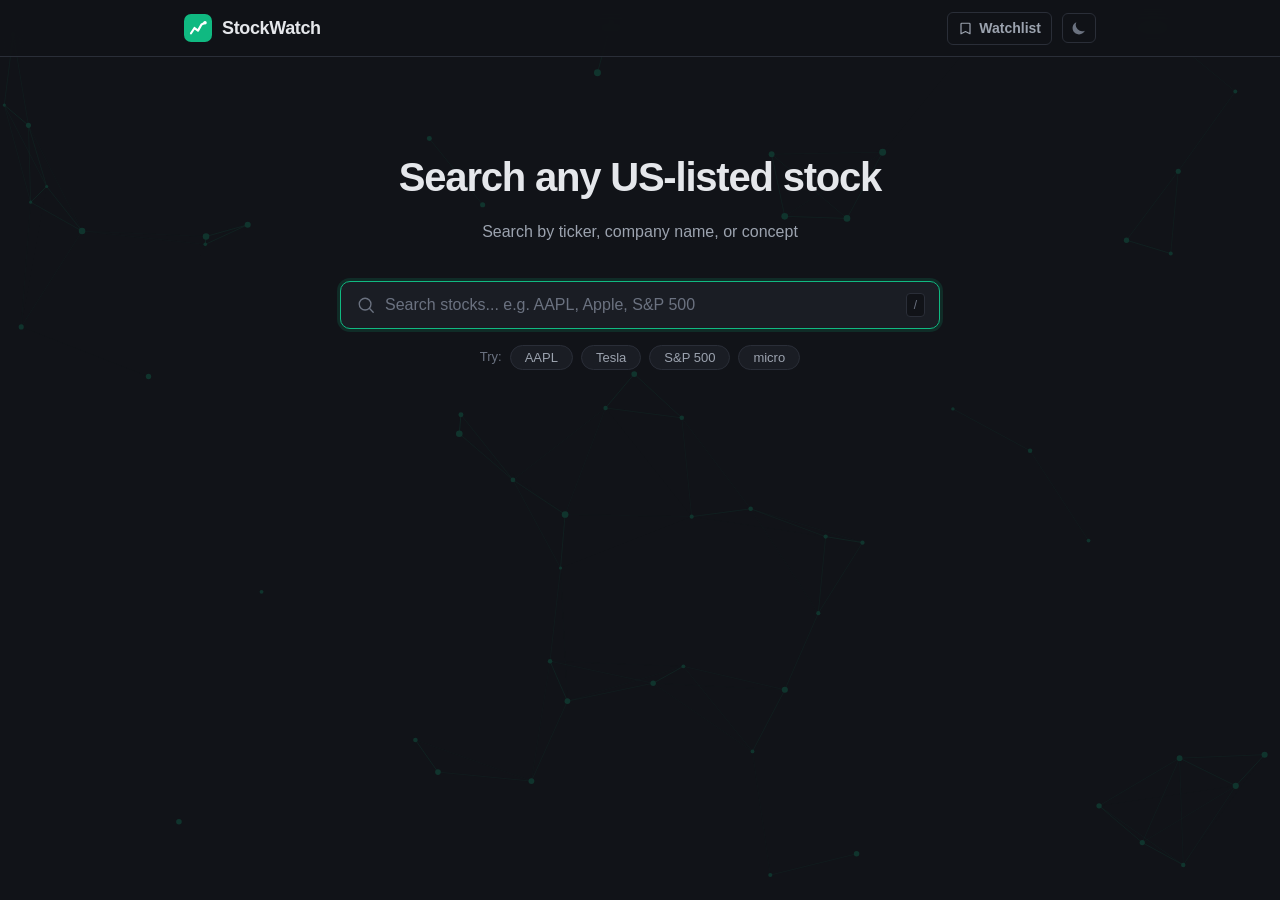
<file: frontend/index.html>
<!DOCTYPE html>
<html lang="en">
<head>
    <meta charset="UTF-8">
    <meta name="viewport" content="width=device-width, initial-scale=1.0">
    <title>StockWatch - AI-Powered Stock Search</title>
    <link rel="stylesheet" href="styles.css">
</head>
<body>
    <canvas class="bg-canvas" id="bgCanvas" aria-hidden="true"></canvas>
    <div class="app">
        <!-- Header -->
        <header class="header">
            <div class="header-inner">
                <div class="logo">
                    <svg class="logo-icon" viewBox="0 0 32 32" fill="none" xmlns="http://www.w3.org/2000/svg">
                        <rect width="32" height="32" rx="8" fill="#10B981"/>
                        <path d="M8 22L12 16L16 19L20 12L24 10" stroke="white" stroke-width="2.5" stroke-linecap="round" stroke-linejoin="round"/>
                        <circle cx="24" cy="10" r="2" fill="white"/>
                    </svg>
                    <span class="logo-text">StockWatch</span>
                </div>
                <div style="display:flex;align-items:center;gap:10px">
                    <a href="watchlist.html" class="watchlist-nav-link">
                        <svg viewBox="0 0 20 20" fill="none" width="15" height="15" style="flex-shrink:0">
                            <path d="M5 3h10a1 1 0 011 1v13l-6-3-6 3V4a1 1 0 011-1z" stroke="currentColor" stroke-width="1.6" stroke-linejoin="round"/>
                        </svg>
                        Watchlist
                    </a>
                    <button class="theme-toggle" id="themeToggle" aria-label="Toggle theme"></button>
                </div>
            </div>
        </header>

        <!-- Hero Section -->
        <main class="main">
            <div class="hero">
                <h1 class="hero-title">Search any US-listed stock</h1>
                <p class="hero-subtitle">
                    Search by ticker, company name, or concept
                </p>

                <!-- Search Container -->
                <div class="search-container" id="searchContainer">
                    <div class="search-box" id="searchBox">
                        <svg class="search-icon" viewBox="0 0 20 20" fill="none">
                            <circle cx="9" cy="9" r="6.5" stroke="currentColor" stroke-width="1.5"/>
                            <path d="M14 14L18 18" stroke="currentColor" stroke-width="1.5" stroke-linecap="round"/>
                        </svg>
                        <input
                            type="text"
                            id="searchInput"
                            class="search-input"
                            placeholder="Search stocks... e.g. AAPL, Apple, S&P 500"
                            autocomplete="off"
                            spellcheck="false"
                            aria-label="Search stocks"
                            aria-expanded="false"
                            aria-controls="searchResults"
                            aria-autocomplete="list"
                            role="combobox"
                        >
                        <div class="search-spinner" id="searchSpinner" aria-hidden="true">
                            <svg viewBox="0 0 20 20" fill="none">
                                <circle cx="10" cy="10" r="8" stroke="currentColor" stroke-width="2" stroke-dasharray="40 20" stroke-linecap="round"/>
                            </svg>
                        </div>
                        <kbd class="search-shortcut" id="searchShortcut">/</kbd>
                    </div>

                    <!-- Results Dropdown -->
                    <div class="results-dropdown" id="searchResults" role="listbox" aria-label="Search results">
                        <!-- Results populated by JS -->
                    </div>
                </div>

                <!-- Search Hints -->
                <div class="search-hints">
                    <span class="hint">Try:</span>
                    <button class="hint-tag" data-query="AAPL">AAPL</button>
                    <button class="hint-tag" data-query="Tesla">Tesla</button>
                    <button class="hint-tag" data-query="S&P 500">S&P 500</button>
                    <button class="hint-tag" data-query="micro">micro</button>
                </div>
            </div>

        </main>

    </div>

    <script src="bg.js"></script>
    <script src="theme.js"></script>
    <script src="app.js"></script>
</body>
</html>
</file>
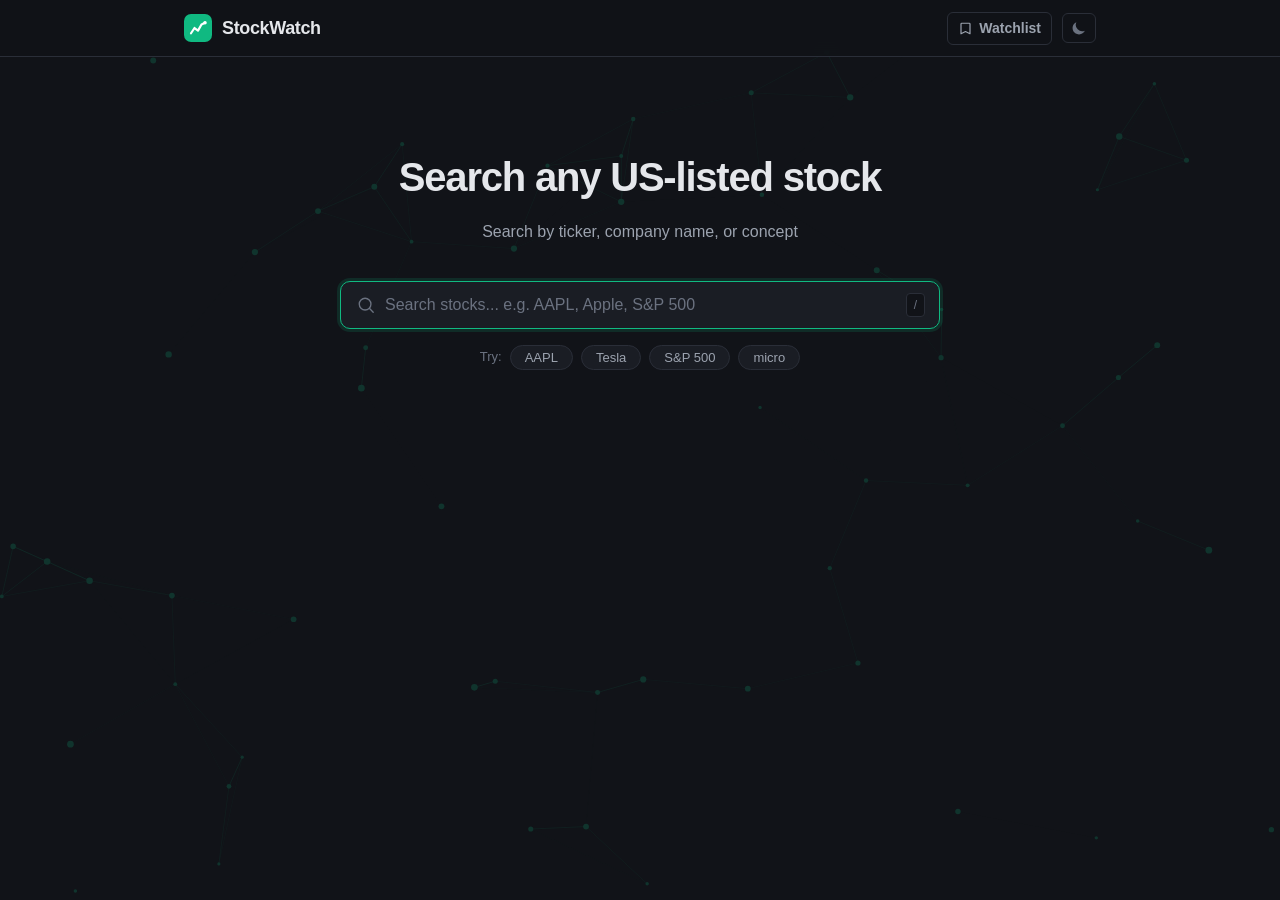
<file: frontend/newsflow.html>
<!DOCTYPE html>
<html lang="en">
<head>
    <meta charset="UTF-8">
    <meta name="viewport" content="width=device-width, initial-scale=1.0">
    <title>News — StockWatch</title>
    <link rel="stylesheet" href="styles.css">
    <link rel="stylesheet" href="newsflow.css">
</head>
<body>
    <canvas class="bg-canvas" id="bgCanvas" aria-hidden="true"></canvas>

    <div class="app">
        <header class="header">
            <div class="header-inner newsflow-header-inner">
                <div class="newsflow-header-left">
                    <a href="javascript:history.back()" class="back-btn" aria-label="Back">
                        <svg viewBox="0 0 20 20" fill="none" width="18" height="18">
                            <path d="M12 5L7 10L12 15" stroke="currentColor" stroke-width="1.8" stroke-linecap="round" stroke-linejoin="round"/>
                        </svg>
                        Back
                    </a>
                    <div class="newsflow-title">
                        <span class="newsflow-ticker" id="headerTicker">—</span>
                        <span class="newsflow-label">News Flow</span>
                    </div>
                </div>
                <button class="theme-toggle" id="themeToggle" aria-label="Toggle theme"></button>
            </div>
        </header>

        <main class="newsflow-main">
            <div class="newsflow-count" id="newsCount"></div>
            <div class="newsflow-list" id="newsList">
                <div class="feed-loader"><div class="spinner-ring"></div></div>
            </div>
        </main>
    </div>

    <script src="bg.js"></script>
    <script src="theme.js"></script>
    <script src="newsflow.js"></script>
</body>
</html>
</file>
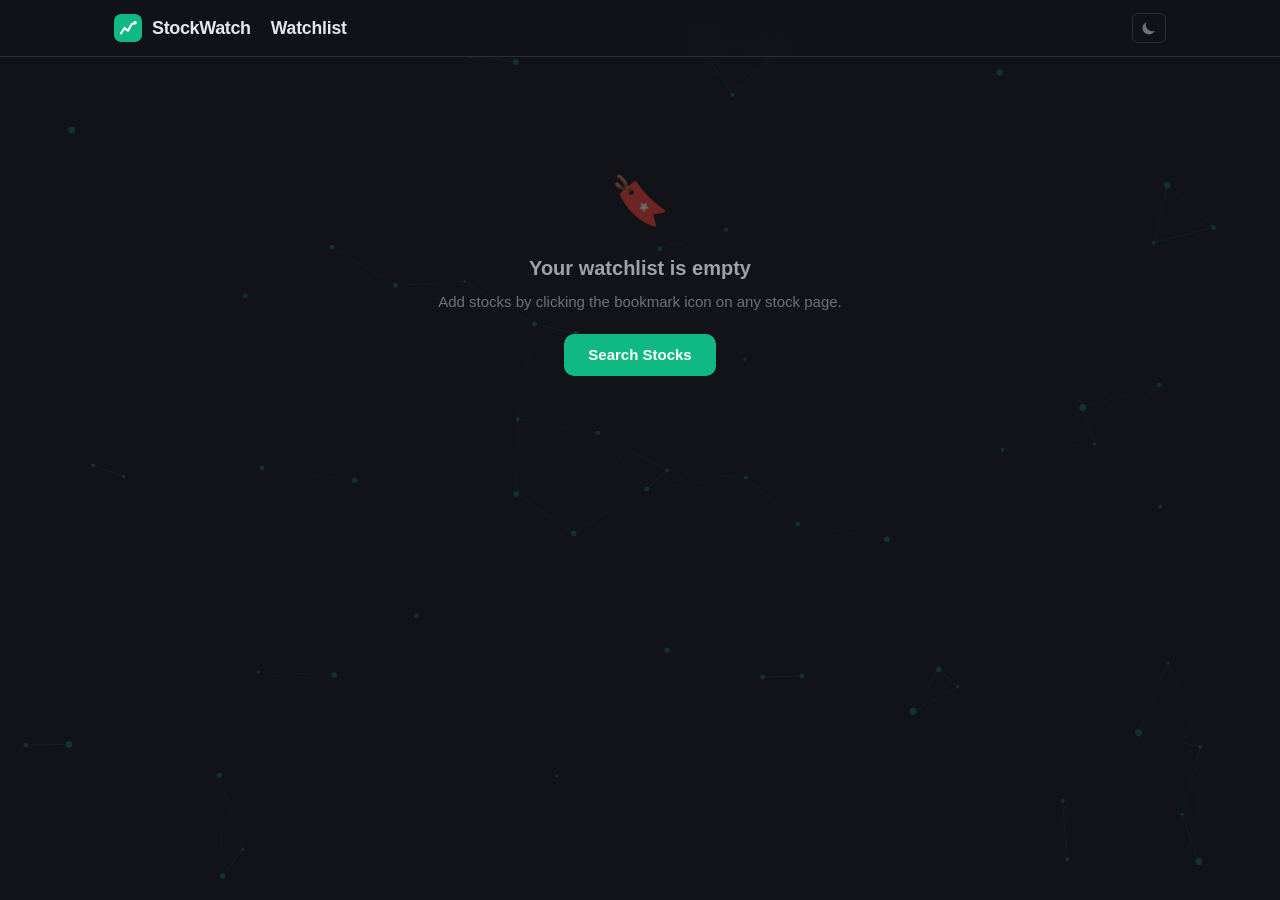
<file: frontend/watchlist.html>
<!DOCTYPE html>
<html lang="en">
<head>
    <meta charset="UTF-8">
    <meta name="viewport" content="width=device-width, initial-scale=1.0">
    <title>Watchlist — StockWatch</title>
    <link rel="stylesheet" href="styles.css">
    <link rel="stylesheet" href="watchlist.css">
</head>
<body>
    <canvas class="bg-canvas" id="bgCanvas" aria-hidden="true"></canvas>
    <div class="app">

        <!-- Header -->
        <header class="header">
            <div class="header-inner watchlist-header-inner">
                <div class="watchlist-header-left">
                    <div class="logo">
                        <a href="index.html" style="display:flex;align-items:center;gap:10px;text-decoration:none;">
                            <svg class="logo-icon" viewBox="0 0 32 32" fill="none" xmlns="http://www.w3.org/2000/svg">
                                <rect width="32" height="32" rx="8" fill="#10B981"/>
                                <path d="M8 22L12 16L16 19L20 12L24 10" stroke="white" stroke-width="2.5" stroke-linecap="round" stroke-linejoin="round"/>
                                <circle cx="24" cy="10" r="2" fill="white"/>
                            </svg>
                            <span class="logo-text">StockWatch</span>
                        </a>
                    </div>
                    <span class="watchlist-title">Watchlist</span>
                </div>
                <button class="theme-toggle" id="themeToggle" aria-label="Toggle theme"></button>
            </div>
        </header>

        <!-- Main -->
        <main class="watchlist-main" id="watchlistMain">
            <!-- Populated by watchlist.js -->
        </main>

    </div>

    <script src="bg.js"></script>
    <script src="theme.js"></script>
    <script src="watchlist.js"></script>
</body>
</html>
</file>
<file: frontend/styles.css>
/* ============================================
   StockWatch - Phase 1 Search Bar Frontend
   Optimized for performance and accessibility
   ============================================ */

/* --- Reset & Base --- */
*, *::before, *::after {
    margin: 0;
    padding: 0;
    box-sizing: border-box;
}

/* ── Light mode overrides ──────────────────── */
body.light {
    --color-bg: #F0F2F5;
    --color-surface: #FFFFFF;
    --color-surface-hover: #F9FAFB;
    --color-border: #E5E7EB;
    --color-border-focus: #059669;
    --color-primary: #059669;
    --color-primary-light: #10B981;
    --color-text: #111827;
    --color-text-secondary: #374151;
    --color-text-muted: #9CA3AF;
    --shadow-dropdown: 0 8px 24px rgba(0,0,0,0.10), 0 2px 8px rgba(0,0,0,0.05);
}

body.light .header {
    background: rgba(240, 242, 245, 0.92);
}

body.light .bg-canvas {
    opacity: 0.04;
    filter: invert(1);
}

/* Theme toggle button (shared across pages) */
.theme-toggle {
    background: none;
    border: 1px solid var(--color-border);
    border-radius: var(--radius-sm);
    color: var(--color-text-muted);
    cursor: pointer;
    padding: 6px 8px;
    display: flex;
    align-items: center;
    justify-content: center;
    transition: all var(--transition-fast);
    flex-shrink: 0;
}
.theme-toggle:hover {
    color: var(--color-text);
    border-color: var(--color-text-secondary);
}

:root {
    --color-bg: #111318;
    --color-surface: #1A1D24;
    --color-surface-hover: #22262E;
    --color-border: #2A2E38;
    --color-border-focus: #10B981;
    --color-primary: #10B981;
    --color-primary-light: #34D399;
    --color-text: #E5E7EB;
    --color-text-secondary: #9CA3AF;
    --color-text-muted: #6B7280;
    --color-accent-nasdaq: #10B981;
    --color-accent-nyse: #60A5FA;
    --color-accent-amex: #FBBF24;
    --radius-sm: 6px;
    --radius-md: 10px;
    --radius-lg: 16px;
    --shadow-dropdown: 0 8px 24px rgba(0,0,0,0.5), 0 2px 8px rgba(0,0,0,0.3);
    --transition-fast: 120ms ease;
    --transition-normal: 200ms ease;
}

html {
    font-size: 16px;
    -webkit-font-smoothing: antialiased;
    -moz-osx-font-smoothing: grayscale;
}

body {
    font-family: -apple-system, BlinkMacSystemFont, 'Segoe UI', Roboto, sans-serif;
    background: var(--color-bg);
    color: var(--color-text);
    line-height: 1.5;
    min-height: 100vh;
    position: relative;
}

/* --- Background Canvas --- */
.bg-canvas {
    position: fixed;
    inset: 0;
    width: 100%;
    height: 100%;
    opacity: 0.20;
    pointer-events: none;
    z-index: 0;
}

/* --- Layout --- */
.app {
    display: flex;
    flex-direction: column;
    min-height: 100vh;
    position: relative;
    z-index: 1;
}

/* --- Header --- */
.header {
    position: sticky;
    top: 0;
    z-index: 100;
    background: rgba(17, 19, 24, 0.9);
    backdrop-filter: blur(12px);
    -webkit-backdrop-filter: blur(12px);
    border-bottom: 1px solid var(--color-border);
}

.header-inner {
    max-width: 960px;
    margin: 0 auto;
    padding: 0 24px;
    height: 56px;
    display: flex;
    align-items: center;
    justify-content: space-between;
}

.logo {
    display: flex;
    align-items: center;
    gap: 10px;
}

.logo-icon {
    width: 28px;
    height: 28px;
}

.logo-text {
    font-size: 1.125rem;
    font-weight: 700;
    letter-spacing: -0.02em;
    color: var(--color-text);
}

/* --- Main / Hero --- */
.main {
    flex: 1;
    max-width: 960px;
    margin: 0 auto;
    padding: 0 24px;
    width: 100%;
}

.hero {
    padding-top: clamp(48px, 10vh, 96px);
    text-align: center;
}

.hero-title {
    font-size: clamp(1.75rem, 4vw, 2.5rem);
    font-weight: 700;
    letter-spacing: -0.03em;
    color: var(--color-text);
    margin-bottom: 12px;
}

.hero-subtitle {
    font-size: 1rem;
    color: var(--color-text-secondary);
    max-width: 480px;
    margin: 0 auto 36px;
    line-height: 1.6;
}

/* --- Search Box --- */
.search-container {
    position: relative;
    max-width: 600px;
    margin: 0 auto;
}

.search-box {
    position: relative;
    display: flex;
    align-items: center;
    background: var(--color-surface);
    border: 1.5px solid var(--color-border);
    border-radius: var(--radius-md);
    transition: border-color var(--transition-normal), box-shadow var(--transition-normal);
}

.search-box:focus-within {
    border-color: var(--color-border-focus);
    box-shadow: 0 0 0 3px rgba(16, 185, 129, 0.15);
}

.search-icon {
    position: absolute;
    left: 16px;
    width: 18px;
    height: 18px;
    color: var(--color-text-muted);
    pointer-events: none;
    flex-shrink: 0;
}

.search-input {
    width: 100%;
    padding: 14px 48px 14px 44px;
    background: transparent;
    border: none;
    outline: none;
    font-size: 1rem;
    font-family: inherit;
    color: var(--color-text);
}

.search-input::placeholder {
    color: var(--color-text-muted);
}

.search-shortcut {
    position: absolute;
    right: 14px;
    font-family: inherit;
    font-size: 0.75rem;
    font-weight: 500;
    color: var(--color-text-muted);
    background: var(--color-bg);
    border: 1px solid var(--color-border);
    border-radius: 4px;
    padding: 2px 7px;
    pointer-events: none;
    transition: opacity var(--transition-fast);
}

.search-shortcut.hidden {
    opacity: 0;
}

/* --- Spinner --- */
.search-spinner {
    position: absolute;
    right: 14px;
    width: 18px;
    height: 18px;
    color: var(--color-primary);
    opacity: 0;
    pointer-events: none;
    transition: opacity var(--transition-fast);
}

.search-spinner svg {
    width: 100%;
    height: 100%;
    animation: spin 0.8s linear infinite;
}

.search-spinner.visible {
    opacity: 1;
}

@keyframes spin {
    to { transform: rotate(360deg); }
}

/* --- Results Dropdown --- */
.results-dropdown {
    position: absolute;
    top: calc(100% + 6px);
    left: 0;
    right: 0;
    background: var(--color-surface);
    border: 1px solid var(--color-border);
    border-radius: var(--radius-md);
    box-shadow: var(--shadow-dropdown);
    max-height: 380px;
    overflow-y: auto;
    overscroll-behavior: contain;
    z-index: 50;
    opacity: 0;
    visibility: hidden;
    transform: translateY(-4px);
    transition: opacity var(--transition-normal), transform var(--transition-normal), visibility var(--transition-normal);
}

.results-dropdown.open {
    opacity: 1;
    visibility: visible;
    transform: translateY(0);
}

/* Scrollbar */
.results-dropdown::-webkit-scrollbar {
    width: 6px;
}
.results-dropdown::-webkit-scrollbar-track {
    background: transparent;
}
.results-dropdown::-webkit-scrollbar-thumb {
    background: var(--color-border);
    border-radius: 3px;
}

/* Result Item */
.result-item {
    display: flex;
    align-items: center;
    gap: 12px;
    padding: 10px 16px;
    cursor: pointer;
    transition: background var(--transition-fast);
    border-bottom: 1px solid var(--color-border);
}

.result-item:last-child {
    border-bottom: none;
}

.result-item:hover,
.result-item.active {
    background: var(--color-surface-hover);
}

.result-ticker {
    font-size: 0.9375rem;
    font-weight: 700;
    color: var(--color-text);
    min-width: 60px;
    letter-spacing: 0.02em;
}

.result-name {
    flex: 1;
    font-size: 0.875rem;
    color: var(--color-text-secondary);
    white-space: nowrap;
    overflow: hidden;
    text-overflow: ellipsis;
}

.result-exchange {
    font-size: 0.6875rem;
    font-weight: 600;
    text-transform: uppercase;
    letter-spacing: 0.06em;
    padding: 2px 8px;
    border-radius: 4px;
    flex-shrink: 0;
}

.result-exchange.nasdaq {
    color: var(--color-accent-nasdaq);
    background: rgba(16, 185, 129, 0.1);
}

.result-exchange.nyse {
    color: var(--color-accent-nyse);
    background: rgba(96, 165, 250, 0.1);
}

.result-exchange.amex {
    color: var(--color-accent-amex);
    background: rgba(251, 191, 36, 0.1);
}

/* Similarity Score Bar */
.result-score {
    width: 40px;
    height: 4px;
    background: var(--color-border);
    border-radius: 2px;
    overflow: hidden;
    flex-shrink: 0;
}

.result-score-fill {
    height: 100%;
    border-radius: 2px;
    background: var(--color-primary);
    transition: width var(--transition-normal);
}

/* No Results */
.no-results {
    padding: 24px 16px;
    text-align: center;
    color: var(--color-text-muted);
    font-size: 0.875rem;
}

/* Result count */
.results-meta {
    padding: 8px 16px;
    font-size: 0.75rem;
    color: var(--color-text-muted);
    border-bottom: 1px solid var(--color-border);
    display: flex;
    justify-content: space-between;
}

/* --- Search Hints --- */
.search-hints {
    margin-top: 16px;
    display: flex;
    align-items: center;
    justify-content: center;
    gap: 8px;
    flex-wrap: wrap;
}

.hint {
    font-size: 0.8125rem;
    color: var(--color-text-muted);
}

.hint-tag {
    font-size: 0.8125rem;
    font-family: inherit;
    color: var(--color-text-secondary);
    background: var(--color-surface);
    border: 1px solid var(--color-border);
    border-radius: 20px;
    padding: 4px 14px;
    cursor: pointer;
    transition: border-color var(--transition-fast), color var(--transition-fast);
}

.hint-tag:hover {
    border-color: var(--color-primary);
    color: var(--color-primary);
}

/* --- Responsive --- */
@media (max-width: 768px) {
    .search-input {
        font-size: 1rem;
        padding: 12px 40px 12px 40px;
    }

    .search-shortcut {
        display: none;
    }
}

@media (max-width: 480px) {
    .header-inner {
        padding: 0 16px;
    }

    .main {
        padding: 0 16px;
    }

    .hero-subtitle {
        font-size: 0.9375rem;
    }
}

/* --- Semantic search badges --- */
.search-mode-tag {
    font-size: 0.6875rem;
    font-weight: 600;
    padding: 2px 7px;
    border-radius: 4px;
    letter-spacing: 0.04em;
}
.search-mode-tag.semantic {
    background: rgba(16, 185, 129, 0.12);
    color: var(--color-primary);
    border: 1px solid rgba(16, 185, 129, 0.25);
}
.search-mode-tag.keyword {
    background: rgba(156, 163, 175, 0.10);
    color: var(--color-text-muted);
    border: 1px solid var(--color-border);
}

.result-score-pct {
    font-size: 0.6875rem;
    font-weight: 700;
    color: var(--color-primary);
    background: rgba(16, 185, 129, 0.10);
    border-radius: 4px;
    padding: 1px 6px;
    flex-shrink: 0;
    font-variant-numeric: tabular-nums;
}

/* --- Watchlist nav link --- */
.watchlist-nav-link {
    display: flex;
    align-items: center;
    gap: 6px;
    font-size: 0.875rem;
    font-weight: 600;
    color: var(--color-text-secondary);
    text-decoration: none;
    padding: 5px 10px;
    border: 1px solid var(--color-border);
    border-radius: var(--radius-sm);
    transition: all var(--transition-fast);
    white-space: nowrap;
}
.watchlist-nav-link:hover {
    color: var(--color-primary);
    border-color: var(--color-primary);
}

/* --- History Section Label --- */
.history-section-label {
    padding: 8px 16px 4px;
    font-size: 0.6875rem;
    font-weight: 600;
    text-transform: uppercase;
    letter-spacing: 0.08em;
    color: var(--color-text-muted);
    border-bottom: 1px solid var(--color-border);
}

/* --- Favorite Button --- */
.favorite-btn {
    display: flex;
    align-items: center;
    justify-content: center;
    background: none;
    border: none;
    cursor: pointer;
    color: var(--color-text-muted);
    padding: 4px;
    border-radius: 4px;
    transition: color var(--transition-fast), transform var(--transition-fast);
    flex-shrink: 0;
}

.favorite-btn:hover {
    color: #F472B6;
    transform: scale(1.15);
}

.favorite-btn.favorited {
    color: #F472B6;
}

/* --- Focus Visible (keyboard navigation) --- */
.result-item:focus-visible {
    outline: 2px solid var(--color-primary);
    outline-offset: -2px;
    background: var(--color-surface-hover);
}

.hint-tag:focus-visible {
    outline: 2px solid var(--color-primary);
    outline-offset: 2px;
}

/* --- Reduced Motion --- */
@media (prefers-reduced-motion: reduce) {
    *, *::before, *::after {
        animation-duration: 0.01ms !important;
        transition-duration: 0.01ms !important;
    }
}
</file>
<file: frontend/newsflow.css>
/* ============================================
   StockWatch — News Flow Page
   ============================================ */

.newsflow-header-inner {
    max-width: 900px;
    justify-content: space-between;
}

.newsflow-header-left {
    display: flex;
    align-items: center;
    gap: 20px;
}

.newsflow-title {
    display: flex;
    align-items: baseline;
    gap: 8px;
}

.newsflow-ticker {
    font-size: 1.1rem;
    font-weight: 700;
    color: var(--color-text);
    letter-spacing: 0.03em;
}

.newsflow-label {
    font-size: 0.875rem;
    font-weight: 600;
    color: var(--color-text-muted);
}

.newsflow-main {
    max-width: 900px;
    margin: 0 auto;
    padding: 24px 24px 64px;
    width: 100%;
}

.newsflow-count {
    font-size: 0.8125rem;
    color: var(--color-text-muted);
    margin-bottom: 14px;
}

.newsflow-list {
    display: flex;
    flex-direction: column;
    gap: 10px;
}

.newsflow-card {
    background: var(--color-surface);
    border: 1px solid var(--color-border);
    border-radius: var(--radius-md);
    padding: 18px 20px;
    text-decoration: none;
    display: block;
    transition: border-color var(--transition-fast), background var(--transition-fast);
}
.newsflow-card:hover {
    border-color: rgba(16, 185, 129, 0.35);
    background: var(--color-surface-hover);
}

.newsflow-meta {
    display: flex;
    align-items: center;
    justify-content: space-between;
    margin-bottom: 8px;
}

.newsflow-source {
    font-size: 0.6875rem;
    font-weight: 700;
    text-transform: uppercase;
    letter-spacing: 0.07em;
    color: var(--color-primary);
}

.newsflow-time {
    font-size: 0.6875rem;
    color: var(--color-text-muted);
}

.newsflow-headline {
    font-size: 1rem;
    font-weight: 600;
    color: var(--color-text);
    line-height: 1.45;
    margin-bottom: 8px;
}

.newsflow-snippet {
    font-size: 0.875rem;
    color: var(--color-text-secondary);
    line-height: 1.6;
    margin-bottom: 10px;
}

.newsflow-footer {
    display: flex;
    align-items: center;
    gap: 8px;
}

/* Reuse news-sentiment pill from stock.css */
.news-sentiment {
    display: inline-flex;
    align-items: center;
    gap: 4px;
    font-size: 0.6875rem;
    font-weight: 600;
    padding: 2px 8px;
    border-radius: 20px;
}
.news-sentiment.positive { background: rgba(16, 185, 129, 0.12); color: #10B981; }
.news-sentiment.neutral  { background: rgba(156, 163, 175, 0.12); color: #9CA3AF; }
.news-sentiment.negative { background: rgba(239, 68, 68, 0.12); color: #EF4444; }

.newsflow-read-more {
    margin-left: auto;
    font-size: 0.75rem;
    color: var(--color-primary);
    font-weight: 600;
}

.empty-state {
    text-align: center;
    padding: 48px 16px;
    color: var(--color-text-muted);
    font-size: 0.9375rem;
    background: var(--color-surface);
    border: 1px solid var(--color-border);
    border-radius: var(--radius-md);
}

.feed-loader {
    display: flex;
    align-items: center;
    justify-content: center;
    padding: 80px;
}

.spinner-ring {
    width: 28px;
    height: 28px;
    border: 2px solid var(--color-border);
    border-top-color: var(--color-primary);
    border-radius: 50%;
    animation: spin 0.7s linear infinite;
}

@keyframes spin { to { transform: rotate(360deg); } }

@media (max-width: 600px) {
    .newsflow-main { padding: 16px 16px 48px; }
    .newsflow-headline { font-size: 0.9375rem; }
}
</file>
<file: frontend/watchlist.css>
/* ============================================
   StockWatch — Watchlist Dashboard
   ============================================ */

.watchlist-header-inner {
    max-width: 1100px;
    justify-content: space-between;
}

.watchlist-header-left {
    display: flex;
    align-items: center;
    gap: 20px;
}

.watchlist-title {
    font-size: 1.1rem;
    font-weight: 700;
    color: var(--color-text);
    letter-spacing: -0.01em;
}

.watchlist-main {
    max-width: 1100px;
    margin: 0 auto;
    padding: 28px 24px 64px;
    width: 100%;
}

/* ── Empty state ────────────────────────────── */
.watchlist-empty {
    text-align: center;
    padding: 80px 24px;
    color: var(--color-text-muted);
}
.watchlist-empty-icon {
    font-size: 3rem;
    margin-bottom: 16px;
    opacity: 0.4;
}
.watchlist-empty h2 {
    font-size: 1.25rem;
    color: var(--color-text-secondary);
    margin-bottom: 8px;
}
.watchlist-empty p { font-size: 0.9375rem; margin-bottom: 20px; }
.watchlist-empty a {
    display: inline-block;
    padding: 10px 24px;
    background: var(--color-primary);
    color: #fff;
    border-radius: var(--radius-md);
    text-decoration: none;
    font-weight: 600;
    font-size: 0.9375rem;
    transition: opacity var(--transition-fast);
}
.watchlist-empty a:hover { opacity: 0.85; }

/* ── Stats bar ─────────────────────────────── */
.watchlist-meta {
    font-size: 0.8125rem;
    color: var(--color-text-muted);
    margin-bottom: 16px;
}

/* ── Card grid ─────────────────────────────── */
.watchlist-grid {
    display: grid;
    grid-template-columns: repeat(auto-fill, minmax(260px, 1fr));
    gap: 14px;
}

.wl-card {
    background: var(--color-surface);
    border: 1px solid var(--color-border);
    border-radius: var(--radius-md);
    padding: 18px 18px 14px;
    text-decoration: none;
    display: block;
    transition: border-color var(--transition-fast), background var(--transition-fast);
    position: relative;
}
.wl-card:hover {
    border-color: rgba(16, 185, 129, 0.35);
    background: var(--color-surface-hover);
}

/* Remove button */
.wl-remove {
    position: absolute;
    top: 10px;
    right: 10px;
    background: none;
    border: none;
    color: var(--color-text-muted);
    cursor: pointer;
    padding: 4px;
    border-radius: 4px;
    font-size: 1rem;
    line-height: 1;
    transition: color var(--transition-fast);
    z-index: 2;
}
.wl-remove:hover { color: #EF4444; }

/* Card header */
.wl-card-top {
    display: flex;
    align-items: flex-start;
    justify-content: space-between;
    margin-bottom: 4px;
    padding-right: 20px;
}
.wl-ticker {
    font-size: 1.125rem;
    font-weight: 800;
    color: var(--color-text);
    letter-spacing: 0.03em;
}
.wl-exchange {
    font-size: 0.625rem;
    font-weight: 700;
    text-transform: uppercase;
    letter-spacing: 0.07em;
    color: var(--color-primary);
    background: rgba(16, 185, 129, 0.1);
    padding: 2px 6px;
    border-radius: 4px;
    margin-top: 3px;
}
.wl-name {
    font-size: 0.8125rem;
    color: var(--color-text-muted);
    margin-bottom: 14px;
    white-space: nowrap;
    overflow: hidden;
    text-overflow: ellipsis;
}

/* Price block */
.wl-price-row {
    display: flex;
    align-items: baseline;
    gap: 8px;
    margin-bottom: 12px;
}
.wl-price {
    font-size: 1.375rem;
    font-weight: 700;
    color: var(--color-text);
    font-variant-numeric: tabular-nums;
}
.wl-change {
    font-size: 0.875rem;
    font-weight: 600;
    font-variant-numeric: tabular-nums;
}
.wl-change.up   { color: #10B981; }
.wl-change.down { color: #EF4444; }

/* Sentiment mini-bar */
.wl-sentiment {
    display: flex;
    flex-direction: column;
    gap: 5px;
}
.wl-sent-bar {
    display: flex;
    height: 5px;
    border-radius: 3px;
    overflow: hidden;
}
.wl-sent-bull { background: #10B981; }
.wl-sent-neut { background: #4B5563; }
.wl-sent-bear { background: #EF4444; }
.wl-sent-label {
    font-size: 0.6875rem;
    font-weight: 600;
    color: var(--color-text-muted);
    display: flex;
    justify-content: space-between;
}
.wl-sent-label span { }
.wl-sent-label .bull { color: #10B981; }
.wl-sent-label .bear { color: #EF4444; }

/* Skeleton loader */
.wl-skeleton {
    background: var(--color-surface);
    border: 1px solid var(--color-border);
    border-radius: var(--radius-md);
    padding: 18px;
    animation: pulse 1.4s ease infinite;
}
.wl-skel-line {
    background: var(--color-border);
    border-radius: 4px;
    margin-bottom: 10px;
}

@keyframes pulse {
    0%, 100% { opacity: 1; }
    50%       { opacity: 0.5; }
}

/* Spinner */
.feed-loader {
    display: flex;
    align-items: center;
    justify-content: center;
    padding: 60px;
}
.spinner-ring {
    width: 28px;
    height: 28px;
    border: 2px solid var(--color-border);
    border-top-color: var(--color-primary);
    border-radius: 50%;
    animation: spin 0.7s linear infinite;
}
@keyframes spin { to { transform: rotate(360deg); } }

@media (max-width: 600px) {
    .watchlist-main  { padding: 16px 16px 48px; }
    .watchlist-grid  { grid-template-columns: 1fr; }
}
</file>
